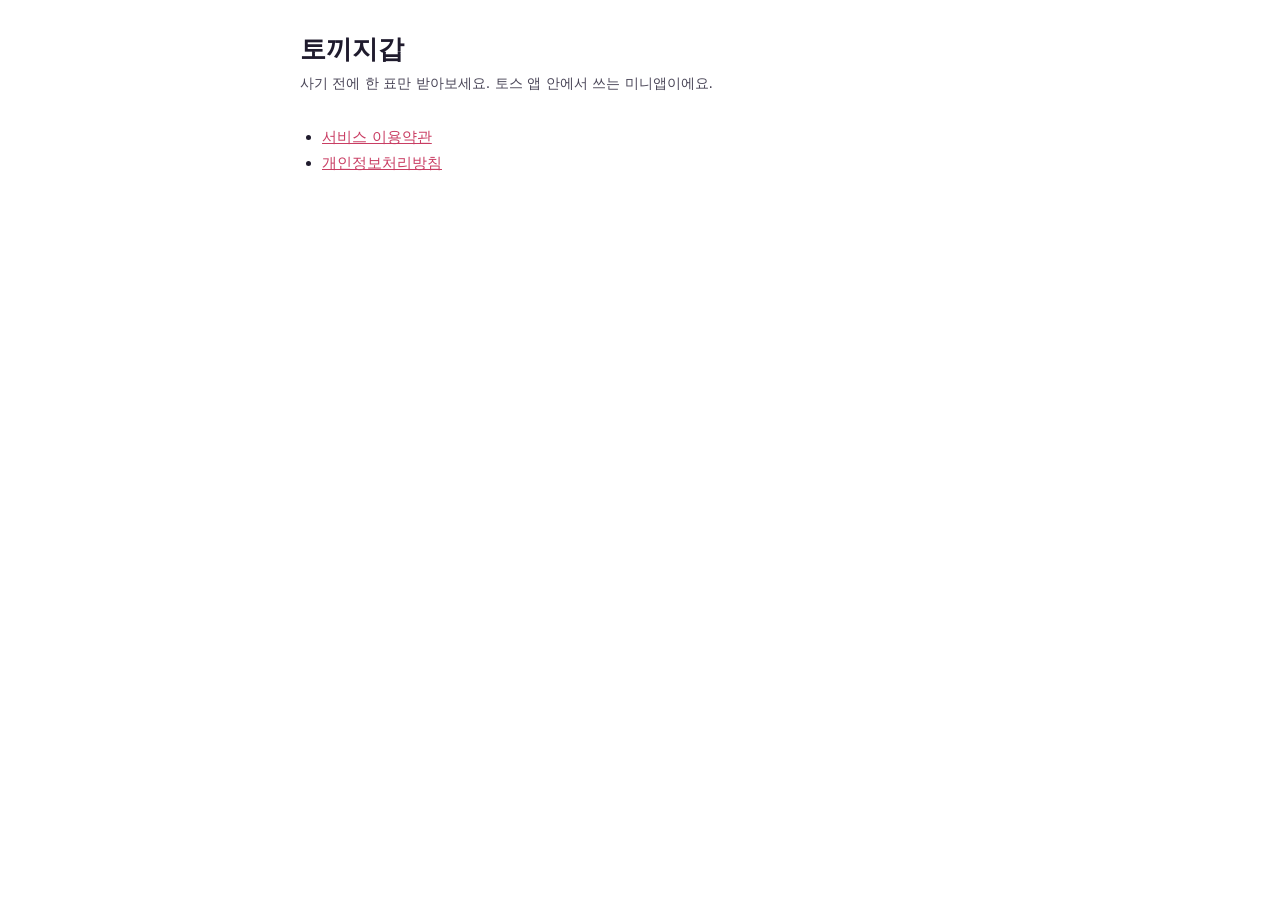
<file: index.html>
<!doctype html>
<html lang="ko">
<head>
<meta charset="utf-8">
<meta name="viewport" content="width=device-width, initial-scale=1">
<title>토끼지갑</title>
<link rel="stylesheet" href="legal.css">
</head>
<body>
<main>
  <h1>토끼지갑</h1>
  <p class="meta">사기 전에 한 표만 받아보세요. 토스 앱 안에서 쓰는 미니앱이에요.</p>
  <ul>
    <li><a href="terms.html">서비스 이용약관</a></li>
    <li><a href="privacy.html">개인정보처리방침</a></li>
  </ul>
</main>
</body>
</html>
</file>
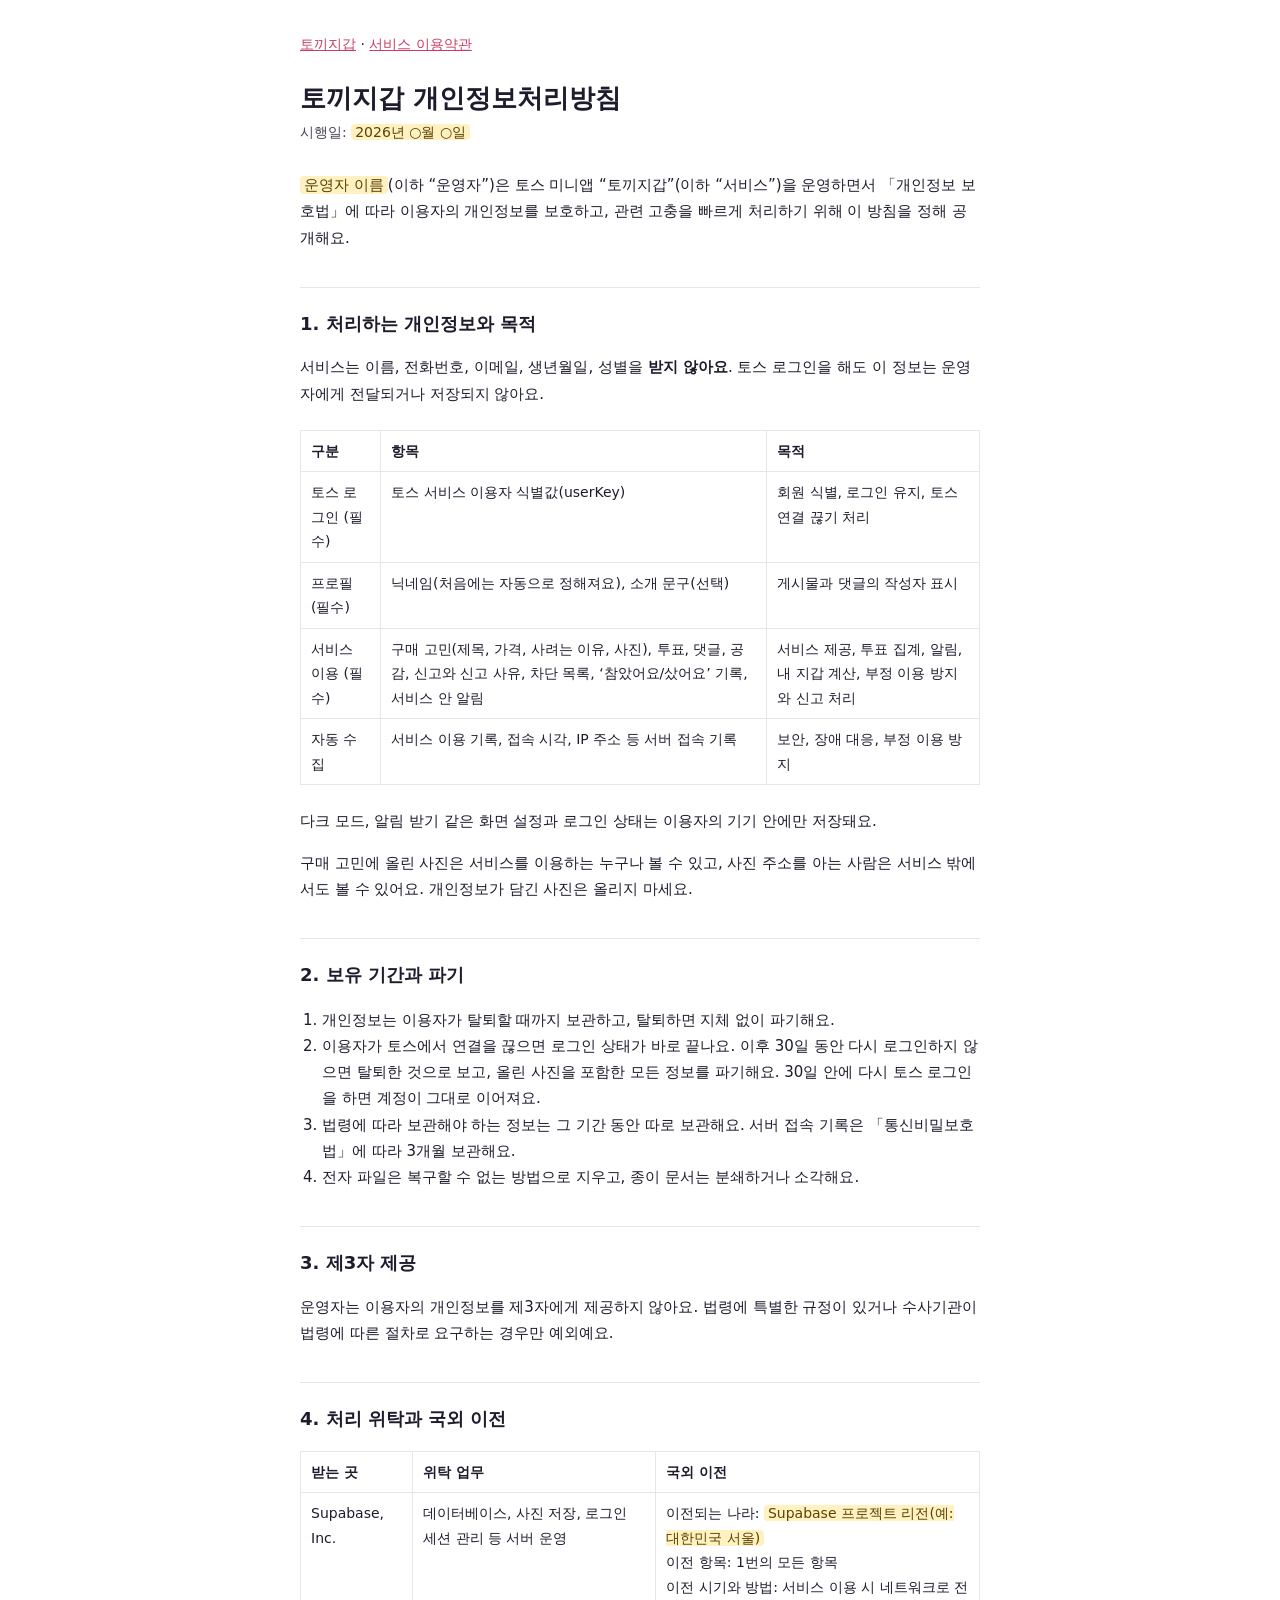
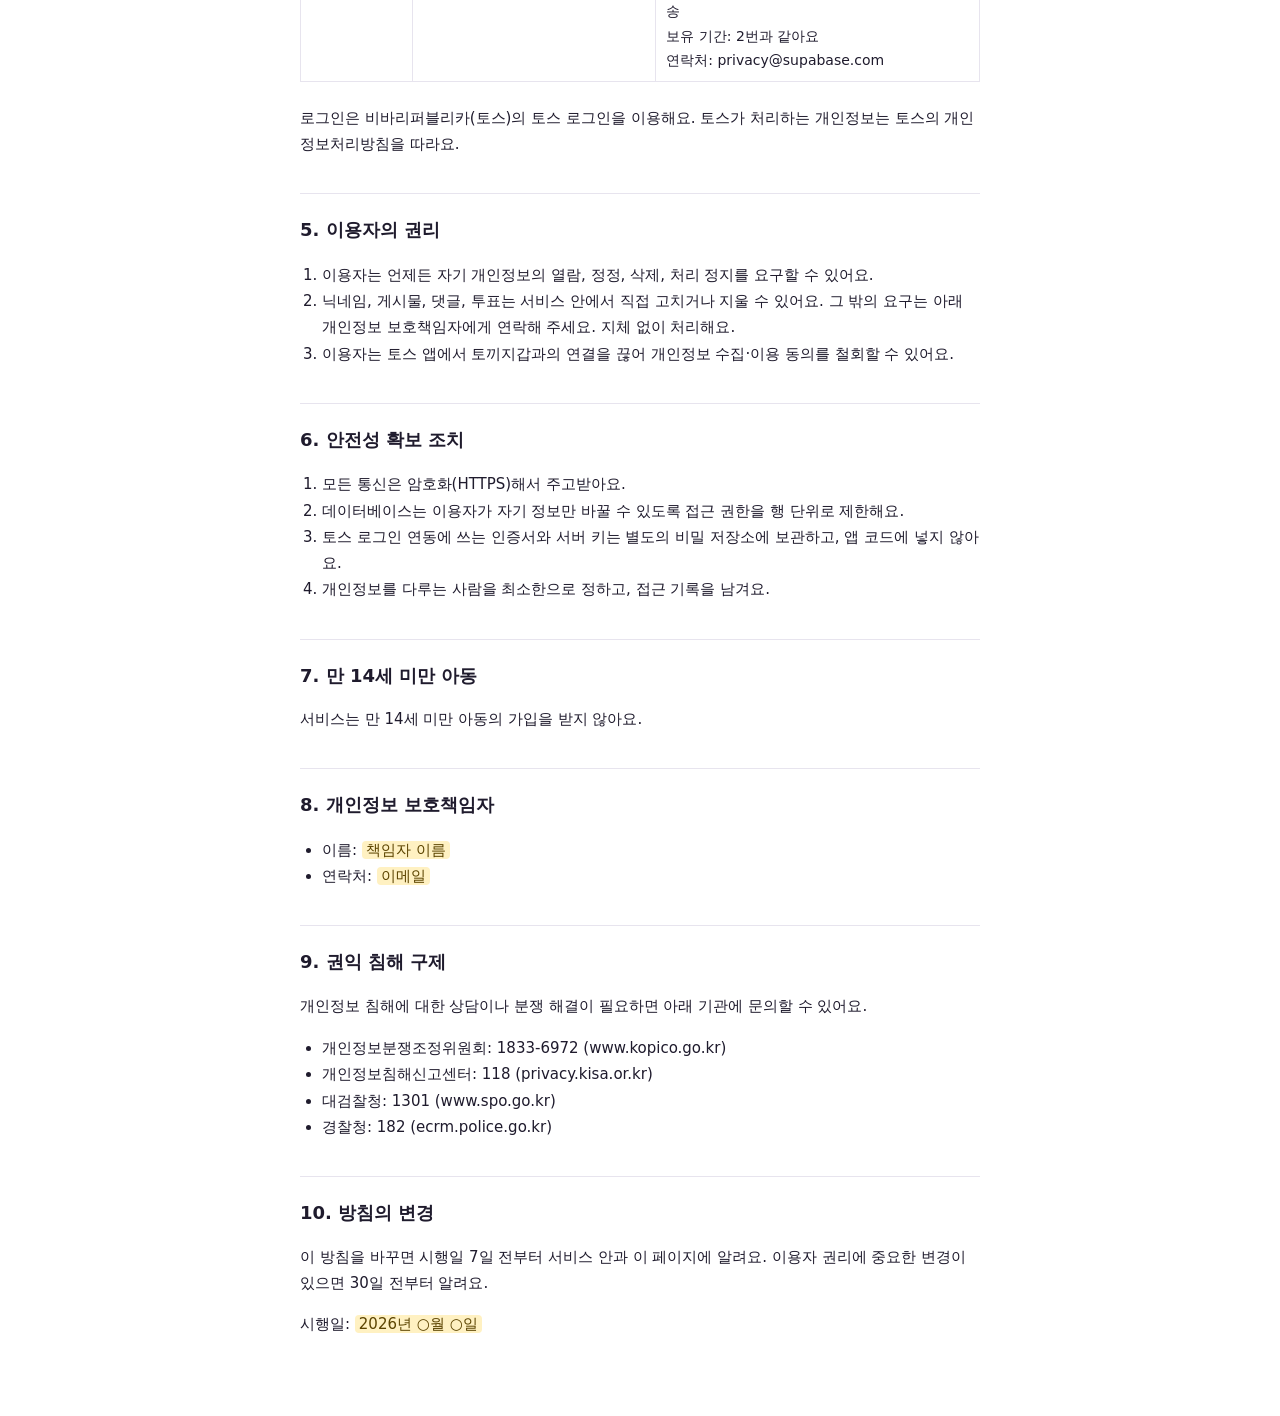
<file: privacy.html>
<!doctype html>
<html lang="ko">
<head>
<meta charset="utf-8">
<meta name="viewport" content="width=device-width, initial-scale=1">
<title>토끼지갑 개인정보처리방침</title>
<link rel="stylesheet" href="legal.css">
</head>
<body>
<!-- 초안이에요. <mark>로 표시한 곳을 채우고, 출시 전에 법률 검토를 받아주세요.
     실제 서버(supabase/migrations, supabase/functions)가 저장하는 항목에 맞춰 썼어요. 저장 항목이 바뀌면 이 문서도 고쳐주세요. -->
<main>
  <nav><a href="./">토끼지갑</a> · <a href="terms.html">서비스 이용약관</a></nav>
  <h1>토끼지갑 개인정보처리방침</h1>
  <p class="meta">시행일: <mark>2026년 ○월 ○일</mark></p>

  <p><mark>운영자 이름</mark>(이하 “운영자”)은 토스 미니앱 “토끼지갑”(이하 “서비스”)을 운영하면서 「개인정보 보호법」에 따라 이용자의 개인정보를 보호하고, 관련 고충을 빠르게 처리하기 위해 이 방침을 정해 공개해요.</p>

  <h2>1. 처리하는 개인정보와 목적</h2>
  <p>서비스는 이름, 전화번호, 이메일, 생년월일, 성별을 <strong>받지 않아요</strong>. 토스 로그인을 해도 이 정보는 운영자에게 전달되거나 저장되지 않아요.</p>
  <div class="table-wrap">
    <table>
      <thead>
        <tr><th>구분</th><th>항목</th><th>목적</th></tr>
      </thead>
      <tbody>
        <tr>
          <td>토스 로그인 (필수)</td>
          <td>토스 서비스 이용자 식별값(userKey)</td>
          <td>회원 식별, 로그인 유지, 토스 연결 끊기 처리</td>
        </tr>
        <tr>
          <td>프로필 (필수)</td>
          <td>닉네임(처음에는 자동으로 정해져요), 소개 문구(선택)</td>
          <td>게시물과 댓글의 작성자 표시</td>
        </tr>
        <tr>
          <td>서비스 이용 (필수)</td>
          <td>구매 고민(제목, 가격, 사려는 이유, 사진), 투표, 댓글, 공감, 신고와 신고 사유, 차단 목록, ‘참았어요/샀어요’ 기록, 서비스 안 알림</td>
          <td>서비스 제공, 투표 집계, 알림, 내 지갑 계산, 부정 이용 방지와 신고 처리</td>
        </tr>
        <tr>
          <td>자동 수집</td>
          <td>서비스 이용 기록, 접속 시각, IP 주소 등 서버 접속 기록</td>
          <td>보안, 장애 대응, 부정 이용 방지</td>
        </tr>
      </tbody>
    </table>
  </div>
  <p>다크 모드, 알림 받기 같은 화면 설정과 로그인 상태는 이용자의 기기 안에만 저장돼요.</p>
  <p>구매 고민에 올린 사진은 서비스를 이용하는 누구나 볼 수 있고, 사진 주소를 아는 사람은 서비스 밖에서도 볼 수 있어요. 개인정보가 담긴 사진은 올리지 마세요.</p>

  <h2>2. 보유 기간과 파기</h2>
  <ol>
    <li>개인정보는 이용자가 탈퇴할 때까지 보관하고, 탈퇴하면 지체 없이 파기해요.</li>
    <li>이용자가 토스에서 연결을 끊으면 로그인 상태가 바로 끝나요. 이후 30일 동안 다시 로그인하지 않으면 탈퇴한 것으로 보고, 올린 사진을 포함한 모든 정보를 파기해요. 30일 안에 다시 토스 로그인을 하면 계정이 그대로 이어져요.</li>
    <li>법령에 따라 보관해야 하는 정보는 그 기간 동안 따로 보관해요. 서버 접속 기록은 「통신비밀보호법」에 따라 3개월 보관해요.</li>
    <li>전자 파일은 복구할 수 없는 방법으로 지우고, 종이 문서는 분쇄하거나 소각해요.</li>
  </ol>

  <h2>3. 제3자 제공</h2>
  <p>운영자는 이용자의 개인정보를 제3자에게 제공하지 않아요. 법령에 특별한 규정이 있거나 수사기관이 법령에 따른 절차로 요구하는 경우만 예외예요.</p>

  <h2>4. 처리 위탁과 국외 이전</h2>
  <div class="table-wrap">
    <table>
      <thead>
        <tr><th>받는 곳</th><th>위탁 업무</th><th>국외 이전</th></tr>
      </thead>
      <tbody>
        <tr>
          <td>Supabase, Inc.</td>
          <td>데이터베이스, 사진 저장, 로그인 세션 관리 등 서버 운영</td>
          <td>
            이전되는 나라: <mark>Supabase 프로젝트 리전(예: 대한민국 서울)</mark><br>
            이전 항목: 1번의 모든 항목<br>
            이전 시기와 방법: 서비스 이용 시 네트워크로 전송<br>
            보유 기간: 2번과 같아요<br>
            연락처: privacy@supabase.com
          </td>
        </tr>
      </tbody>
    </table>
  </div>
  <p>로그인은 비바리퍼블리카(토스)의 토스 로그인을 이용해요. 토스가 처리하는 개인정보는 토스의 개인정보처리방침을 따라요.</p>

  <h2>5. 이용자의 권리</h2>
  <ol>
    <li>이용자는 언제든 자기 개인정보의 열람, 정정, 삭제, 처리 정지를 요구할 수 있어요.</li>
    <li>닉네임, 게시물, 댓글, 투표는 서비스 안에서 직접 고치거나 지울 수 있어요. 그 밖의 요구는 아래 개인정보 보호책임자에게 연락해 주세요. 지체 없이 처리해요.</li>
    <li>이용자는 토스 앱에서 토끼지갑과의 연결을 끊어 개인정보 수집·이용 동의를 철회할 수 있어요.</li>
  </ol>

  <h2>6. 안전성 확보 조치</h2>
  <ol>
    <li>모든 통신은 암호화(HTTPS)해서 주고받아요.</li>
    <li>데이터베이스는 이용자가 자기 정보만 바꿀 수 있도록 접근 권한을 행 단위로 제한해요.</li>
    <li>토스 로그인 연동에 쓰는 인증서와 서버 키는 별도의 비밀 저장소에 보관하고, 앱 코드에 넣지 않아요.</li>
    <li>개인정보를 다루는 사람을 최소한으로 정하고, 접근 기록을 남겨요.</li>
  </ol>

  <h2>7. 만 14세 미만 아동</h2>
  <p>서비스는 만 14세 미만 아동의 가입을 받지 않아요.</p>

  <h2>8. 개인정보 보호책임자</h2>
  <ul>
    <li>이름: <mark>책임자 이름</mark></li>
    <li>연락처: <mark>이메일</mark></li>
  </ul>

  <h2>9. 권익 침해 구제</h2>
  <p>개인정보 침해에 대한 상담이나 분쟁 해결이 필요하면 아래 기관에 문의할 수 있어요.</p>
  <ul>
    <li>개인정보분쟁조정위원회: 1833-6972 (www.kopico.go.kr)</li>
    <li>개인정보침해신고센터: 118 (privacy.kisa.or.kr)</li>
    <li>대검찰청: 1301 (www.spo.go.kr)</li>
    <li>경찰청: 182 (ecrm.police.go.kr)</li>
  </ul>

  <h2>10. 방침의 변경</h2>
  <p>이 방침을 바꾸면 시행일 7일 전부터 서비스 안과 이 페이지에 알려요. 이용자 권리에 중요한 변경이 있으면 30일 전부터 알려요.</p>
  <p>시행일: <mark>2026년 ○월 ○일</mark></p>
</main>
</body>
</html>
</file>
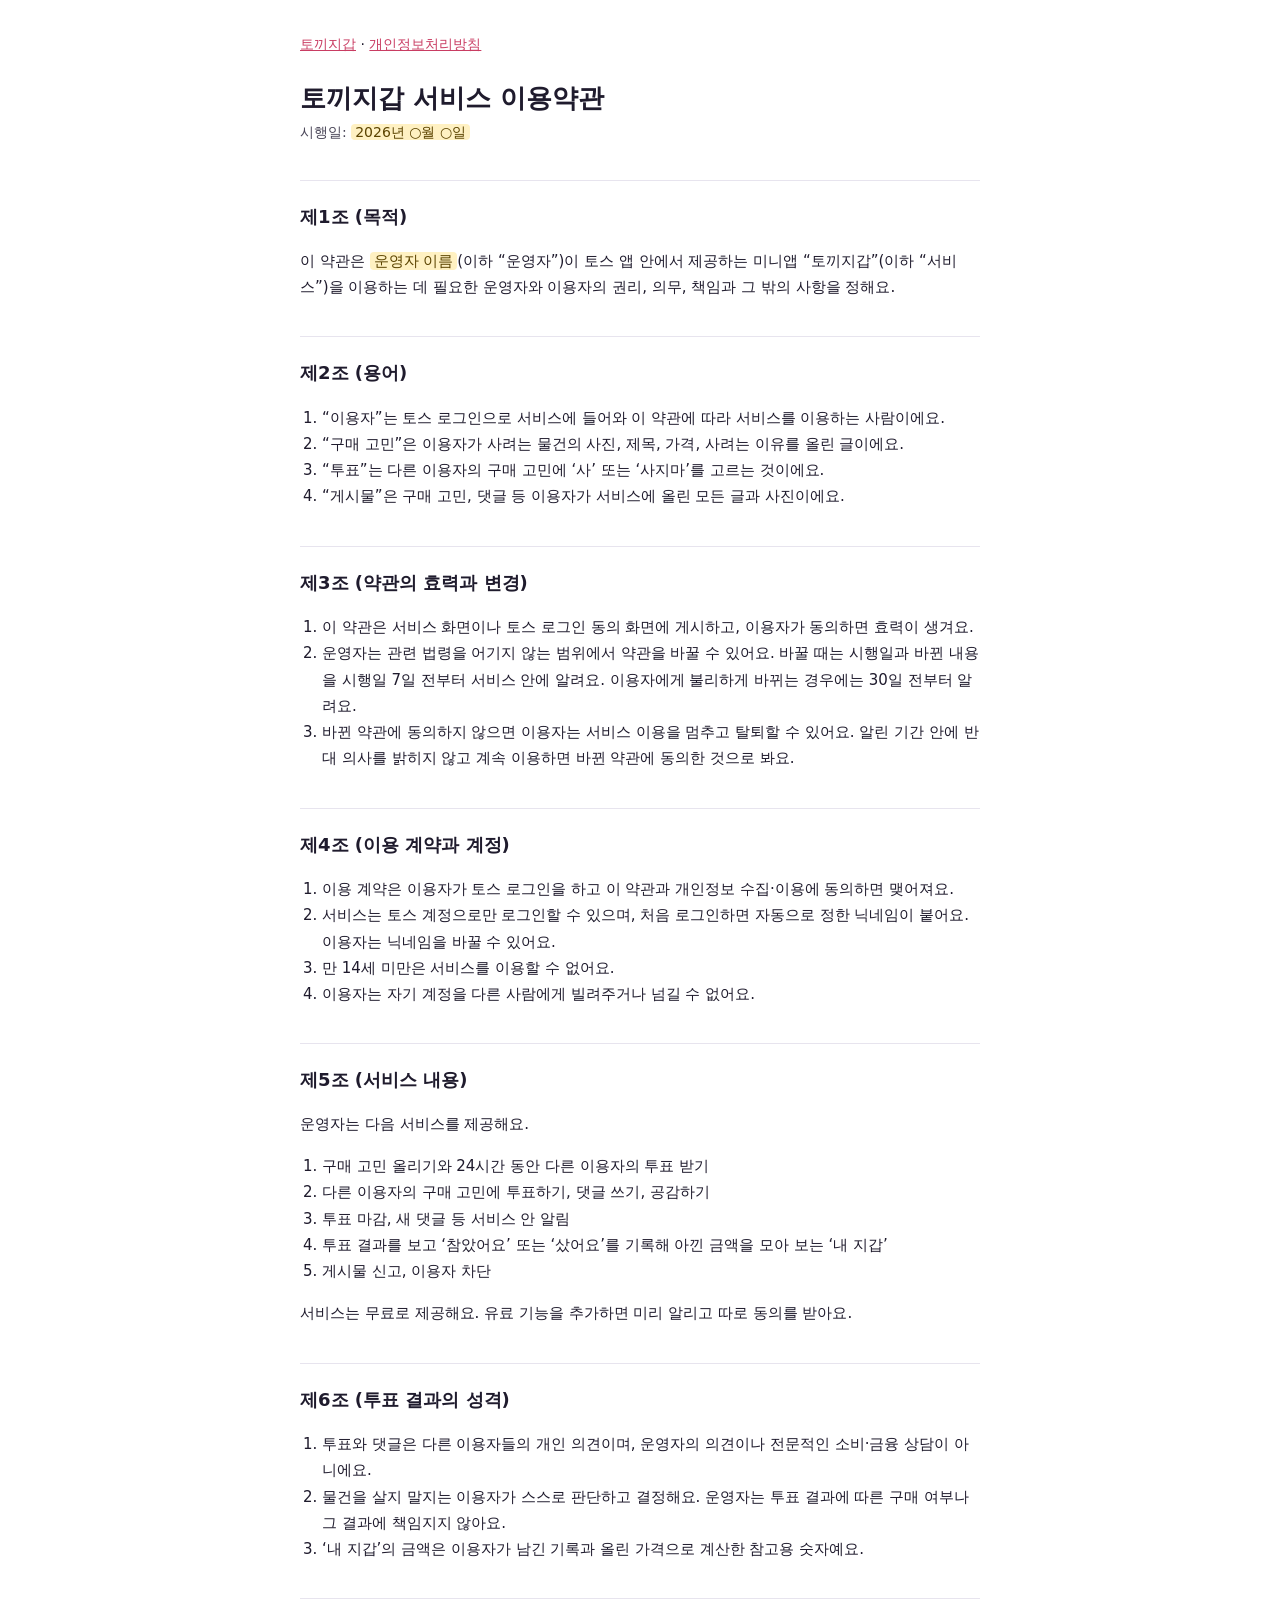
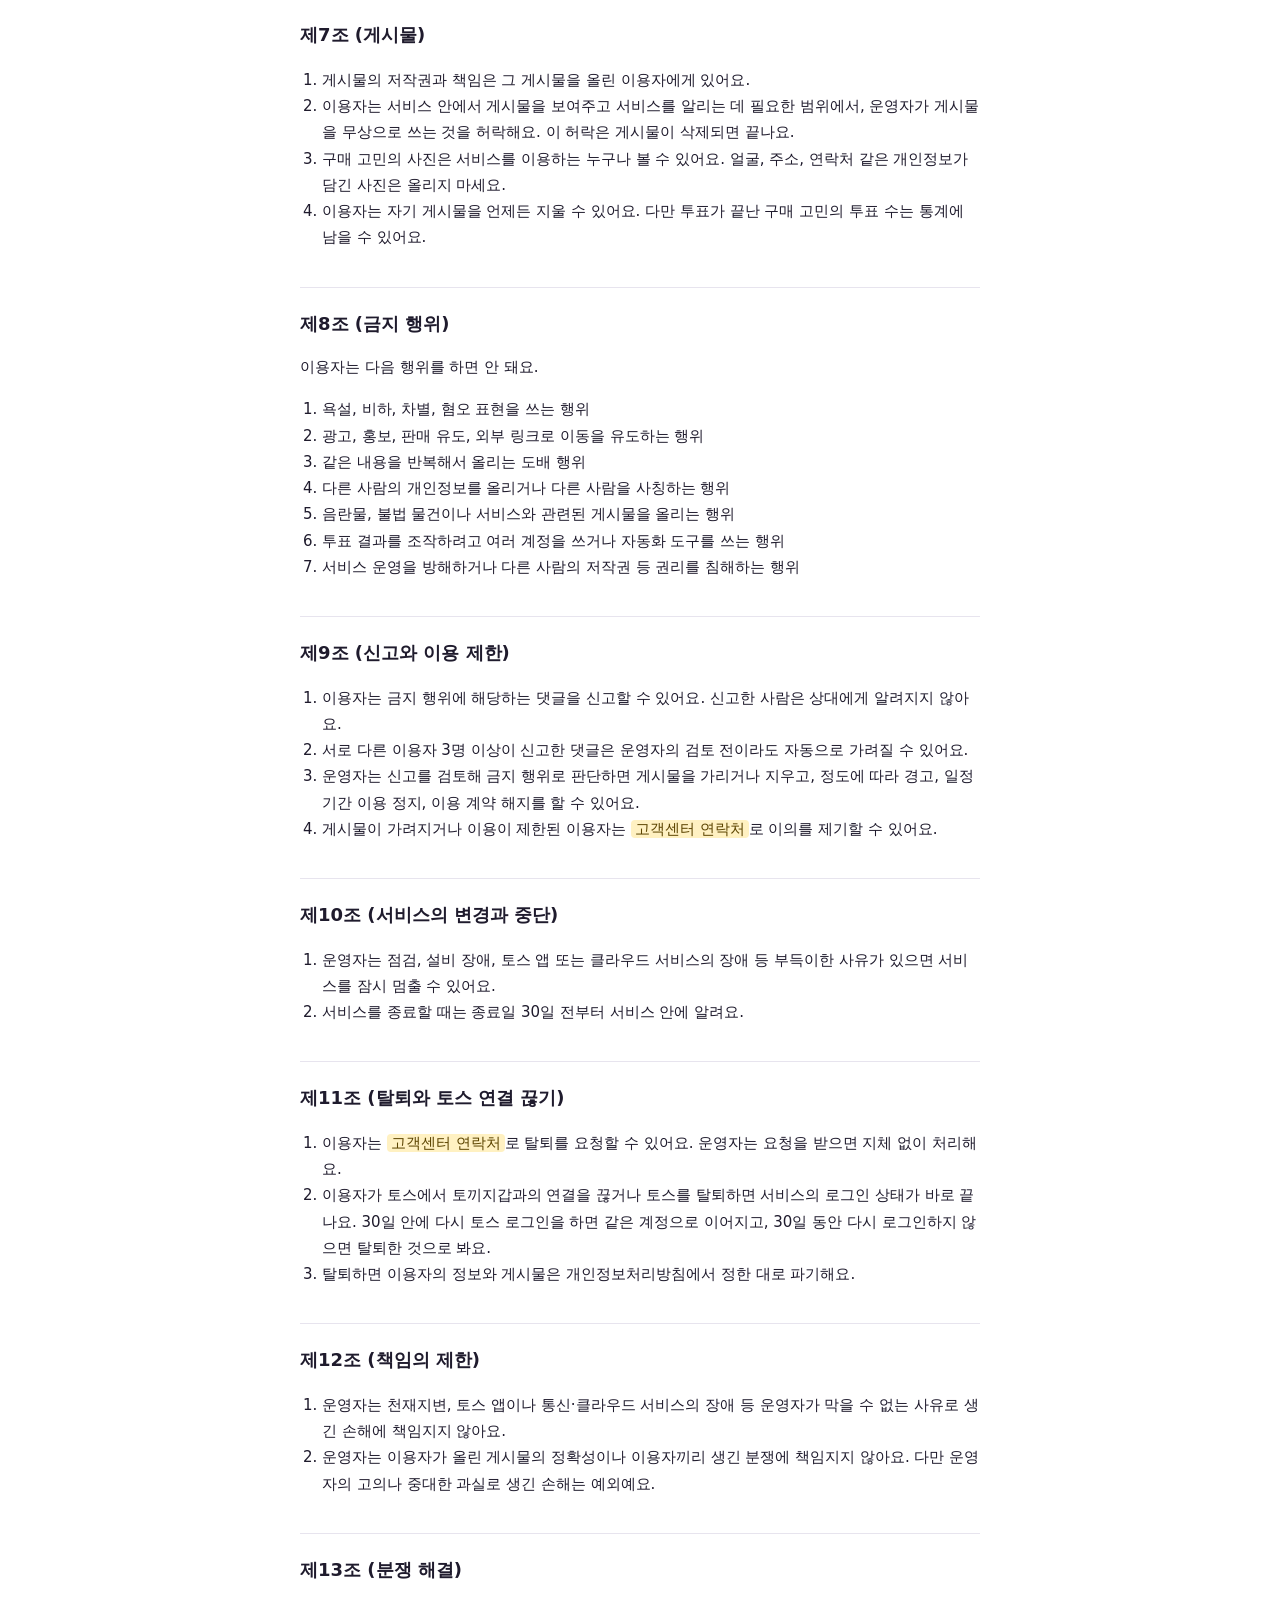
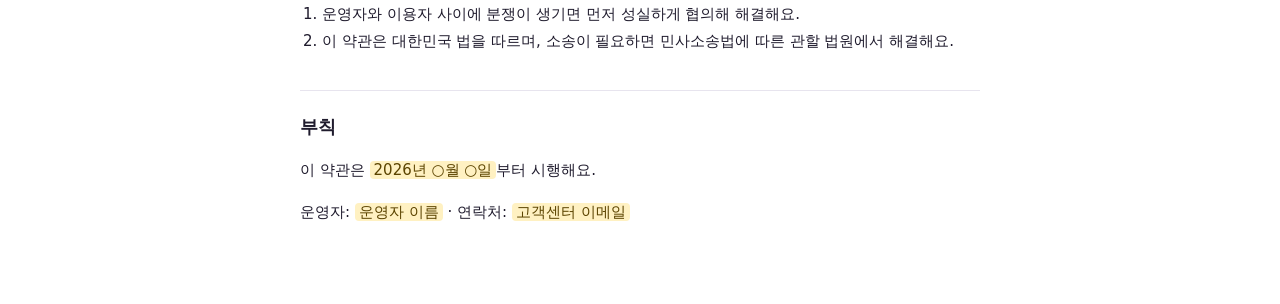
<file: terms.html>
<!doctype html>
<html lang="ko">
<head>
<meta charset="utf-8">
<meta name="viewport" content="width=device-width, initial-scale=1">
<title>토끼지갑 서비스 이용약관</title>
<link rel="stylesheet" href="legal.css">
</head>
<body>
<!-- 초안이에요. <mark>로 표시한 곳을 채우고, 출시 전에 법률 검토를 받아주세요. -->
<main>
  <nav><a href="./">토끼지갑</a> · <a href="privacy.html">개인정보처리방침</a></nav>
  <h1>토끼지갑 서비스 이용약관</h1>
  <p class="meta">시행일: <mark>2026년 ○월 ○일</mark></p>

  <h2>제1조 (목적)</h2>
  <p>이 약관은 <mark>운영자 이름</mark>(이하 “운영자”)이 토스 앱 안에서 제공하는 미니앱 “토끼지갑”(이하 “서비스”)을 이용하는 데 필요한 운영자와 이용자의 권리, 의무, 책임과 그 밖의 사항을 정해요.</p>

  <h2>제2조 (용어)</h2>
  <ol>
    <li>“이용자”는 토스 로그인으로 서비스에 들어와 이 약관에 따라 서비스를 이용하는 사람이에요.</li>
    <li>“구매 고민”은 이용자가 사려는 물건의 사진, 제목, 가격, 사려는 이유를 올린 글이에요.</li>
    <li>“투표”는 다른 이용자의 구매 고민에 ‘사’ 또는 ‘사지마’를 고르는 것이에요.</li>
    <li>“게시물”은 구매 고민, 댓글 등 이용자가 서비스에 올린 모든 글과 사진이에요.</li>
  </ol>

  <h2>제3조 (약관의 효력과 변경)</h2>
  <ol>
    <li>이 약관은 서비스 화면이나 토스 로그인 동의 화면에 게시하고, 이용자가 동의하면 효력이 생겨요.</li>
    <li>운영자는 관련 법령을 어기지 않는 범위에서 약관을 바꿀 수 있어요. 바꿀 때는 시행일과 바뀐 내용을 시행일 7일 전부터 서비스 안에 알려요. 이용자에게 불리하게 바뀌는 경우에는 30일 전부터 알려요.</li>
    <li>바뀐 약관에 동의하지 않으면 이용자는 서비스 이용을 멈추고 탈퇴할 수 있어요. 알린 기간 안에 반대 의사를 밝히지 않고 계속 이용하면 바뀐 약관에 동의한 것으로 봐요.</li>
  </ol>

  <h2>제4조 (이용 계약과 계정)</h2>
  <ol>
    <li>이용 계약은 이용자가 토스 로그인을 하고 이 약관과 개인정보 수집·이용에 동의하면 맺어져요.</li>
    <li>서비스는 토스 계정으로만 로그인할 수 있으며, 처음 로그인하면 자동으로 정한 닉네임이 붙어요. 이용자는 닉네임을 바꿀 수 있어요.</li>
    <li>만 14세 미만은 서비스를 이용할 수 없어요.</li>
    <li>이용자는 자기 계정을 다른 사람에게 빌려주거나 넘길 수 없어요.</li>
  </ol>

  <h2>제5조 (서비스 내용)</h2>
  <p>운영자는 다음 서비스를 제공해요.</p>
  <ol>
    <li>구매 고민 올리기와 24시간 동안 다른 이용자의 투표 받기</li>
    <li>다른 이용자의 구매 고민에 투표하기, 댓글 쓰기, 공감하기</li>
    <li>투표 마감, 새 댓글 등 서비스 안 알림</li>
    <li>투표 결과를 보고 ‘참았어요’ 또는 ‘샀어요’를 기록해 아낀 금액을 모아 보는 ‘내 지갑’</li>
    <li>게시물 신고, 이용자 차단</li>
  </ol>
  <p>서비스는 무료로 제공해요. 유료 기능을 추가하면 미리 알리고 따로 동의를 받아요.</p>

  <h2>제6조 (투표 결과의 성격)</h2>
  <ol>
    <li>투표와 댓글은 다른 이용자들의 개인 의견이며, 운영자의 의견이나 전문적인 소비·금융 상담이 아니에요.</li>
    <li>물건을 살지 말지는 이용자가 스스로 판단하고 결정해요. 운영자는 투표 결과에 따른 구매 여부나 그 결과에 책임지지 않아요.</li>
    <li>‘내 지갑’의 금액은 이용자가 남긴 기록과 올린 가격으로 계산한 참고용 숫자예요.</li>
  </ol>

  <h2>제7조 (게시물)</h2>
  <ol>
    <li>게시물의 저작권과 책임은 그 게시물을 올린 이용자에게 있어요.</li>
    <li>이용자는 서비스 안에서 게시물을 보여주고 서비스를 알리는 데 필요한 범위에서, 운영자가 게시물을 무상으로 쓰는 것을 허락해요. 이 허락은 게시물이 삭제되면 끝나요.</li>
    <li>구매 고민의 사진은 서비스를 이용하는 누구나 볼 수 있어요. 얼굴, 주소, 연락처 같은 개인정보가 담긴 사진은 올리지 마세요.</li>
    <li>이용자는 자기 게시물을 언제든 지울 수 있어요. 다만 투표가 끝난 구매 고민의 투표 수는 통계에 남을 수 있어요.</li>
  </ol>

  <h2>제8조 (금지 행위)</h2>
  <p>이용자는 다음 행위를 하면 안 돼요.</p>
  <ol>
    <li>욕설, 비하, 차별, 혐오 표현을 쓰는 행위</li>
    <li>광고, 홍보, 판매 유도, 외부 링크로 이동을 유도하는 행위</li>
    <li>같은 내용을 반복해서 올리는 도배 행위</li>
    <li>다른 사람의 개인정보를 올리거나 다른 사람을 사칭하는 행위</li>
    <li>음란물, 불법 물건이나 서비스와 관련된 게시물을 올리는 행위</li>
    <li>투표 결과를 조작하려고 여러 계정을 쓰거나 자동화 도구를 쓰는 행위</li>
    <li>서비스 운영을 방해하거나 다른 사람의 저작권 등 권리를 침해하는 행위</li>
  </ol>

  <h2>제9조 (신고와 이용 제한)</h2>
  <ol>
    <li>이용자는 금지 행위에 해당하는 댓글을 신고할 수 있어요. 신고한 사람은 상대에게 알려지지 않아요.</li>
    <li>서로 다른 이용자 3명 이상이 신고한 댓글은 운영자의 검토 전이라도 자동으로 가려질 수 있어요.</li>
    <li>운영자는 신고를 검토해 금지 행위로 판단하면 게시물을 가리거나 지우고, 정도에 따라 경고, 일정 기간 이용 정지, 이용 계약 해지를 할 수 있어요.</li>
    <li>게시물이 가려지거나 이용이 제한된 이용자는 <mark>고객센터 연락처</mark>로 이의를 제기할 수 있어요.</li>
  </ol>

  <h2>제10조 (서비스의 변경과 중단)</h2>
  <ol>
    <li>운영자는 점검, 설비 장애, 토스 앱 또는 클라우드 서비스의 장애 등 부득이한 사유가 있으면 서비스를 잠시 멈출 수 있어요.</li>
    <li>서비스를 종료할 때는 종료일 30일 전부터 서비스 안에 알려요.</li>
  </ol>

  <h2>제11조 (탈퇴와 토스 연결 끊기)</h2>
  <ol>
    <li>이용자는 <mark>고객센터 연락처</mark>로 탈퇴를 요청할 수 있어요. 운영자는 요청을 받으면 지체 없이 처리해요.</li>
    <li>이용자가 토스에서 토끼지갑과의 연결을 끊거나 토스를 탈퇴하면 서비스의 로그인 상태가 바로 끝나요. 30일 안에 다시 토스 로그인을 하면 같은 계정으로 이어지고, 30일 동안 다시 로그인하지 않으면 탈퇴한 것으로 봐요.</li>
    <li>탈퇴하면 이용자의 정보와 게시물은 개인정보처리방침에서 정한 대로 파기해요.</li>
  </ol>

  <h2>제12조 (책임의 제한)</h2>
  <ol>
    <li>운영자는 천재지변, 토스 앱이나 통신·클라우드 서비스의 장애 등 운영자가 막을 수 없는 사유로 생긴 손해에 책임지지 않아요.</li>
    <li>운영자는 이용자가 올린 게시물의 정확성이나 이용자끼리 생긴 분쟁에 책임지지 않아요. 다만 운영자의 고의나 중대한 과실로 생긴 손해는 예외예요.</li>
  </ol>

  <h2>제13조 (분쟁 해결)</h2>
  <ol>
    <li>운영자와 이용자 사이에 분쟁이 생기면 먼저 성실하게 협의해 해결해요.</li>
    <li>이 약관은 대한민국 법을 따르며, 소송이 필요하면 민사소송법에 따른 관할 법원에서 해결해요.</li>
  </ol>

  <h2>부칙</h2>
  <p>이 약관은 <mark>2026년 ○월 ○일</mark>부터 시행해요.</p>
  <p>운영자: <mark>운영자 이름</mark> · 연락처: <mark>고객센터 이메일</mark></p>
</main>
</body>
</html>
</file>
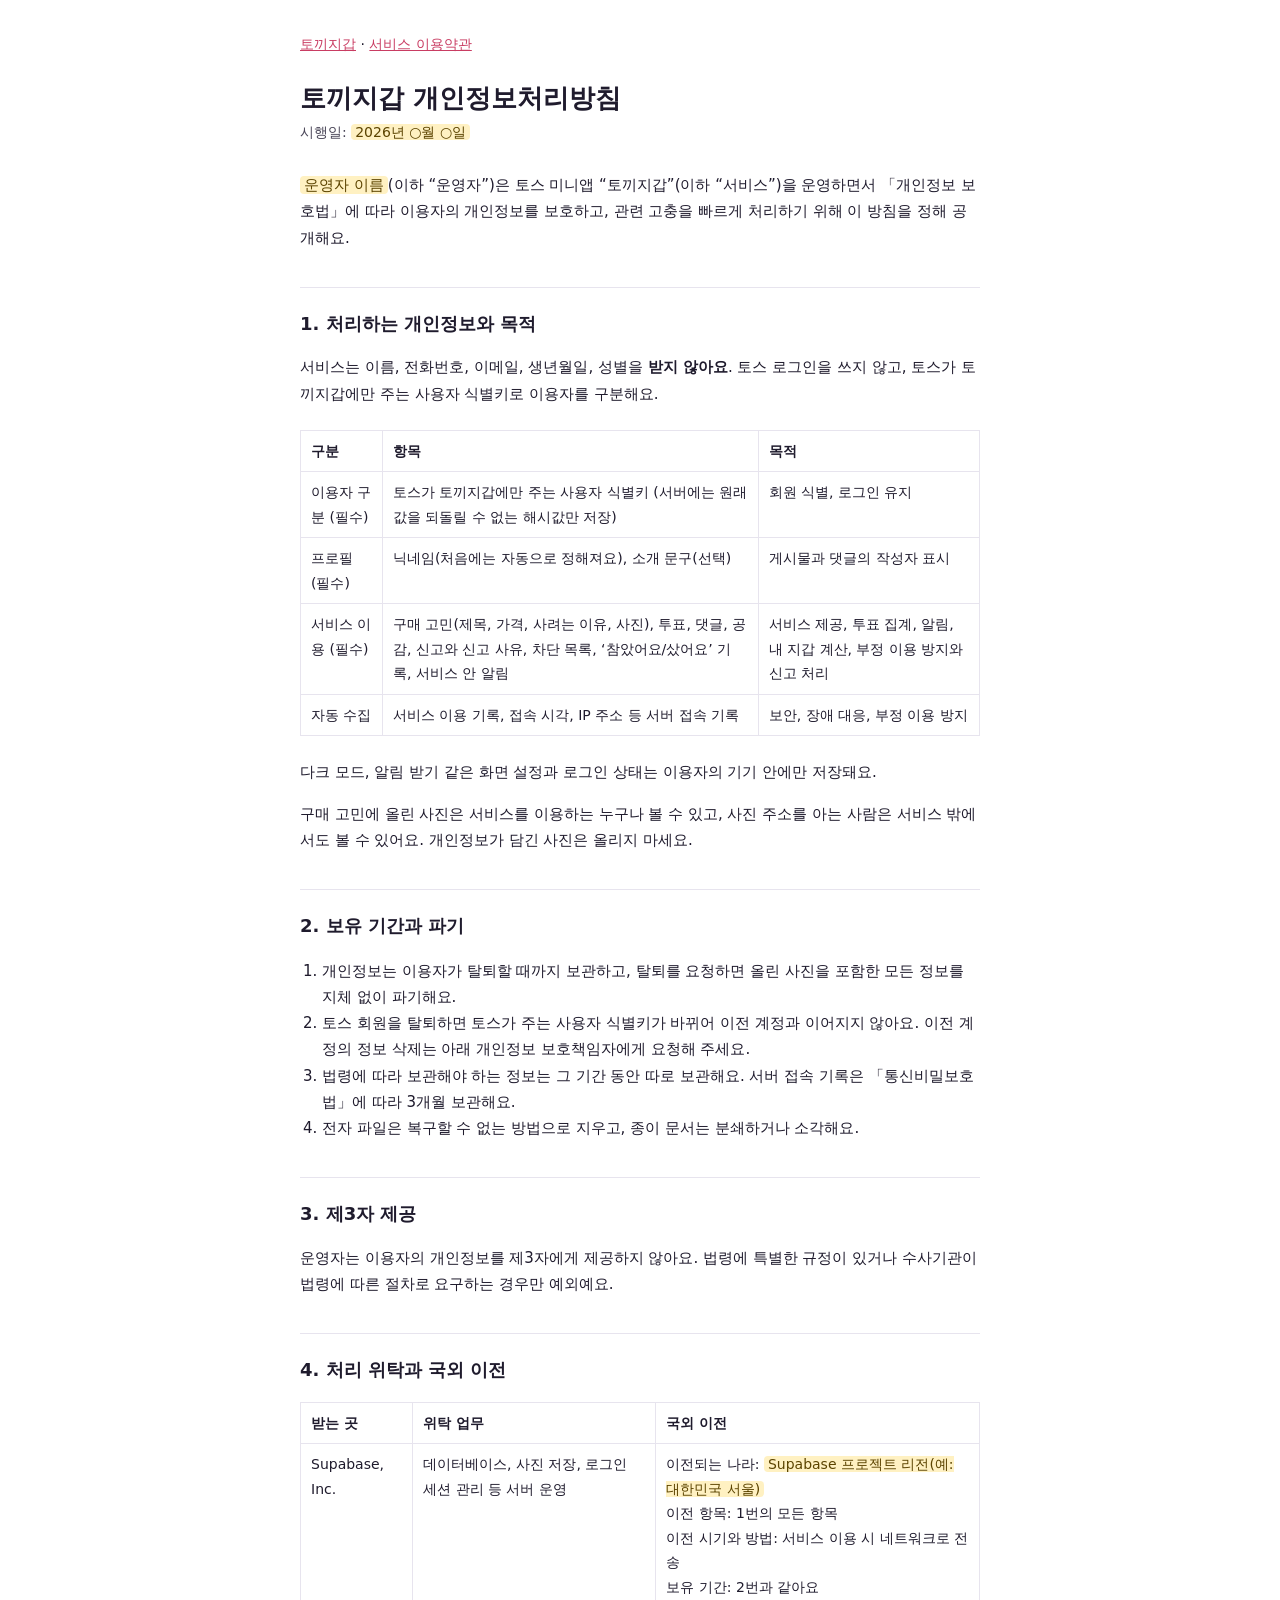
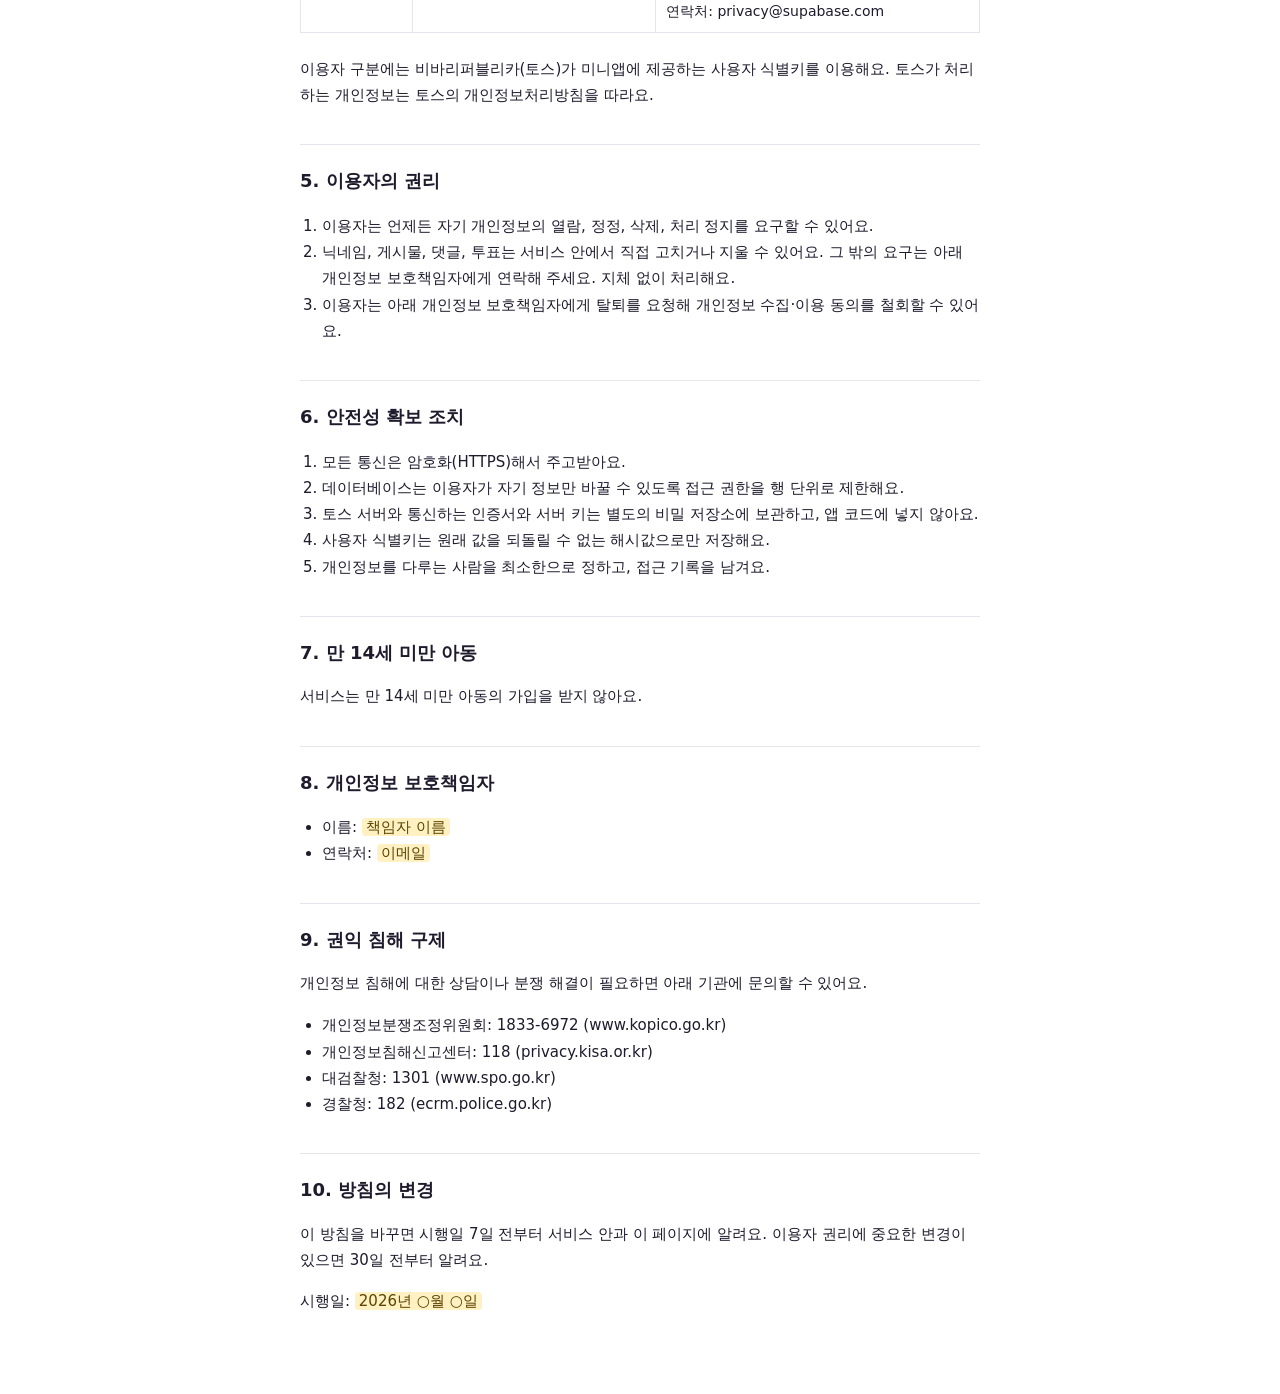
<file: docs/privacy.html>
<!doctype html>
<html lang="ko">
<head>
<meta charset="utf-8">
<meta name="viewport" content="width=device-width, initial-scale=1">
<title>토끼지갑 개인정보처리방침</title>
<link rel="stylesheet" href="legal.css">
</head>
<body>
<!-- 초안이에요. <mark>로 표시한 곳을 채우고, 출시 전에 법률 검토를 받아주세요.
     실제 서버(supabase/migrations, supabase/functions)가 저장하는 항목에 맞춰 썼어요. 저장 항목이 바뀌면 이 문서도 고쳐주세요. -->
<main>
  <nav><a href="./">토끼지갑</a> · <a href="terms.html">서비스 이용약관</a></nav>
  <h1>토끼지갑 개인정보처리방침</h1>
  <p class="meta">시행일: <mark>2026년 ○월 ○일</mark></p>

  <p><mark>운영자 이름</mark>(이하 “운영자”)은 토스 미니앱 “토끼지갑”(이하 “서비스”)을 운영하면서 「개인정보 보호법」에 따라 이용자의 개인정보를 보호하고, 관련 고충을 빠르게 처리하기 위해 이 방침을 정해 공개해요.</p>

  <h2>1. 처리하는 개인정보와 목적</h2>
  <p>서비스는 이름, 전화번호, 이메일, 생년월일, 성별을 <strong>받지 않아요</strong>. 토스 로그인을 쓰지 않고, 토스가 토끼지갑에만 주는 사용자 식별키로 이용자를 구분해요.</p>
  <div class="table-wrap">
    <table>
      <thead>
        <tr><th>구분</th><th>항목</th><th>목적</th></tr>
      </thead>
      <tbody>
        <tr>
          <td>이용자 구분 (필수)</td>
          <td>토스가 토끼지갑에만 주는 사용자 식별키 (서버에는 원래 값을 되돌릴 수 없는 해시값만 저장)</td>
          <td>회원 식별, 로그인 유지</td>
        </tr>
        <tr>
          <td>프로필 (필수)</td>
          <td>닉네임(처음에는 자동으로 정해져요), 소개 문구(선택)</td>
          <td>게시물과 댓글의 작성자 표시</td>
        </tr>
        <tr>
          <td>서비스 이용 (필수)</td>
          <td>구매 고민(제목, 가격, 사려는 이유, 사진), 투표, 댓글, 공감, 신고와 신고 사유, 차단 목록, ‘참았어요/샀어요’ 기록, 서비스 안 알림</td>
          <td>서비스 제공, 투표 집계, 알림, 내 지갑 계산, 부정 이용 방지와 신고 처리</td>
        </tr>
        <tr>
          <td>자동 수집</td>
          <td>서비스 이용 기록, 접속 시각, IP 주소 등 서버 접속 기록</td>
          <td>보안, 장애 대응, 부정 이용 방지</td>
        </tr>
      </tbody>
    </table>
  </div>
  <p>다크 모드, 알림 받기 같은 화면 설정과 로그인 상태는 이용자의 기기 안에만 저장돼요.</p>
  <p>구매 고민에 올린 사진은 서비스를 이용하는 누구나 볼 수 있고, 사진 주소를 아는 사람은 서비스 밖에서도 볼 수 있어요. 개인정보가 담긴 사진은 올리지 마세요.</p>

  <h2>2. 보유 기간과 파기</h2>
  <ol>
    <li>개인정보는 이용자가 탈퇴할 때까지 보관하고, 탈퇴를 요청하면 올린 사진을 포함한 모든 정보를 지체 없이 파기해요.</li>
    <li>토스 회원을 탈퇴하면 토스가 주는 사용자 식별키가 바뀌어 이전 계정과 이어지지 않아요. 이전 계정의 정보 삭제는 아래 개인정보 보호책임자에게 요청해 주세요.</li>
    <li>법령에 따라 보관해야 하는 정보는 그 기간 동안 따로 보관해요. 서버 접속 기록은 「통신비밀보호법」에 따라 3개월 보관해요.</li>
    <li>전자 파일은 복구할 수 없는 방법으로 지우고, 종이 문서는 분쇄하거나 소각해요.</li>
  </ol>

  <h2>3. 제3자 제공</h2>
  <p>운영자는 이용자의 개인정보를 제3자에게 제공하지 않아요. 법령에 특별한 규정이 있거나 수사기관이 법령에 따른 절차로 요구하는 경우만 예외예요.</p>

  <h2>4. 처리 위탁과 국외 이전</h2>
  <div class="table-wrap">
    <table>
      <thead>
        <tr><th>받는 곳</th><th>위탁 업무</th><th>국외 이전</th></tr>
      </thead>
      <tbody>
        <tr>
          <td>Supabase, Inc.</td>
          <td>데이터베이스, 사진 저장, 로그인 세션 관리 등 서버 운영</td>
          <td>
            이전되는 나라: <mark>Supabase 프로젝트 리전(예: 대한민국 서울)</mark><br>
            이전 항목: 1번의 모든 항목<br>
            이전 시기와 방법: 서비스 이용 시 네트워크로 전송<br>
            보유 기간: 2번과 같아요<br>
            연락처: privacy@supabase.com
          </td>
        </tr>
      </tbody>
    </table>
  </div>
  <p>이용자 구분에는 비바리퍼블리카(토스)가 미니앱에 제공하는 사용자 식별키를 이용해요. 토스가 처리하는 개인정보는 토스의 개인정보처리방침을 따라요.</p>

  <h2>5. 이용자의 권리</h2>
  <ol>
    <li>이용자는 언제든 자기 개인정보의 열람, 정정, 삭제, 처리 정지를 요구할 수 있어요.</li>
    <li>닉네임, 게시물, 댓글, 투표는 서비스 안에서 직접 고치거나 지울 수 있어요. 그 밖의 요구는 아래 개인정보 보호책임자에게 연락해 주세요. 지체 없이 처리해요.</li>
    <li>이용자는 아래 개인정보 보호책임자에게 탈퇴를 요청해 개인정보 수집·이용 동의를 철회할 수 있어요.</li>
  </ol>

  <h2>6. 안전성 확보 조치</h2>
  <ol>
    <li>모든 통신은 암호화(HTTPS)해서 주고받아요.</li>
    <li>데이터베이스는 이용자가 자기 정보만 바꿀 수 있도록 접근 권한을 행 단위로 제한해요.</li>
    <li>토스 서버와 통신하는 인증서와 서버 키는 별도의 비밀 저장소에 보관하고, 앱 코드에 넣지 않아요.</li>
    <li>사용자 식별키는 원래 값을 되돌릴 수 없는 해시값으로만 저장해요.</li>
    <li>개인정보를 다루는 사람을 최소한으로 정하고, 접근 기록을 남겨요.</li>
  </ol>

  <h2>7. 만 14세 미만 아동</h2>
  <p>서비스는 만 14세 미만 아동의 가입을 받지 않아요.</p>

  <h2>8. 개인정보 보호책임자</h2>
  <ul>
    <li>이름: <mark>책임자 이름</mark></li>
    <li>연락처: <mark>이메일</mark></li>
  </ul>

  <h2>9. 권익 침해 구제</h2>
  <p>개인정보 침해에 대한 상담이나 분쟁 해결이 필요하면 아래 기관에 문의할 수 있어요.</p>
  <ul>
    <li>개인정보분쟁조정위원회: 1833-6972 (www.kopico.go.kr)</li>
    <li>개인정보침해신고센터: 118 (privacy.kisa.or.kr)</li>
    <li>대검찰청: 1301 (www.spo.go.kr)</li>
    <li>경찰청: 182 (ecrm.police.go.kr)</li>
  </ul>

  <h2>10. 방침의 변경</h2>
  <p>이 방침을 바꾸면 시행일 7일 전부터 서비스 안과 이 페이지에 알려요. 이용자 권리에 중요한 변경이 있으면 30일 전부터 알려요.</p>
  <p>시행일: <mark>2026년 ○월 ○일</mark></p>
</main>
</body>
</html>
</file>
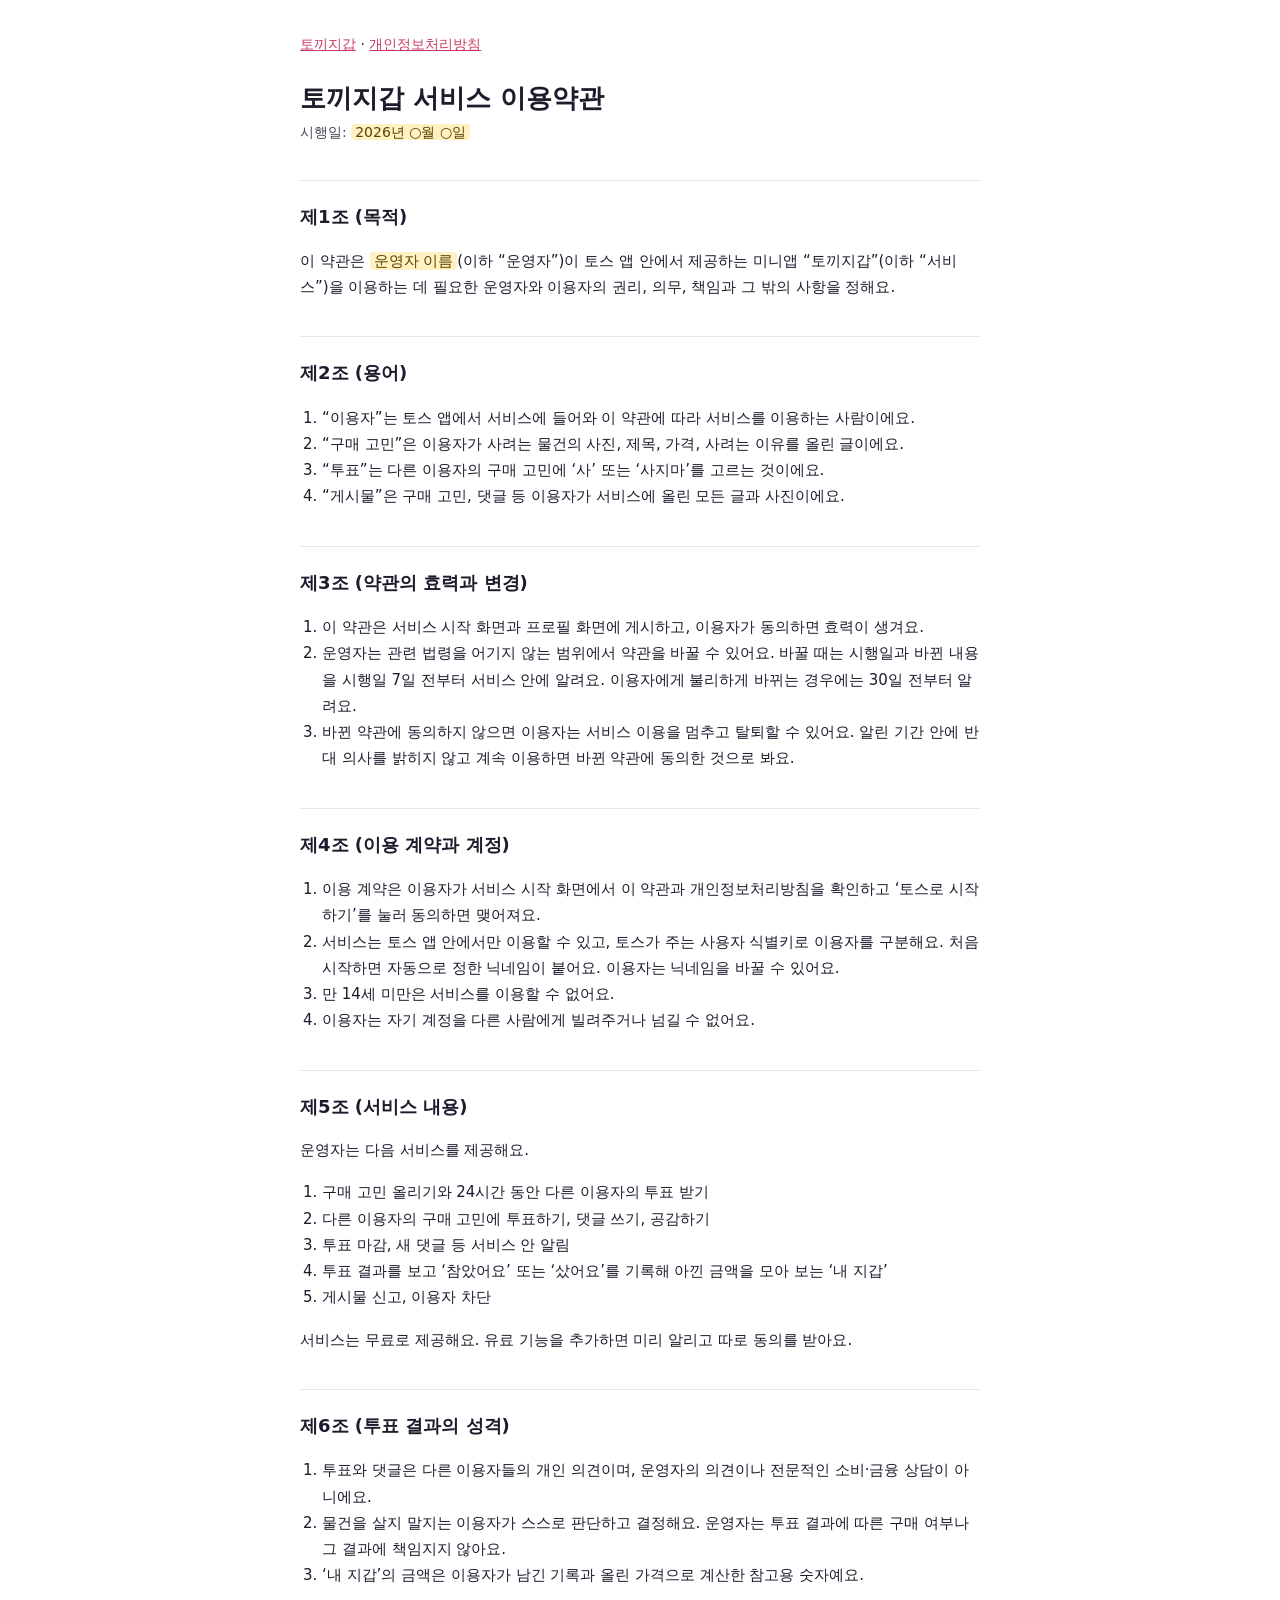
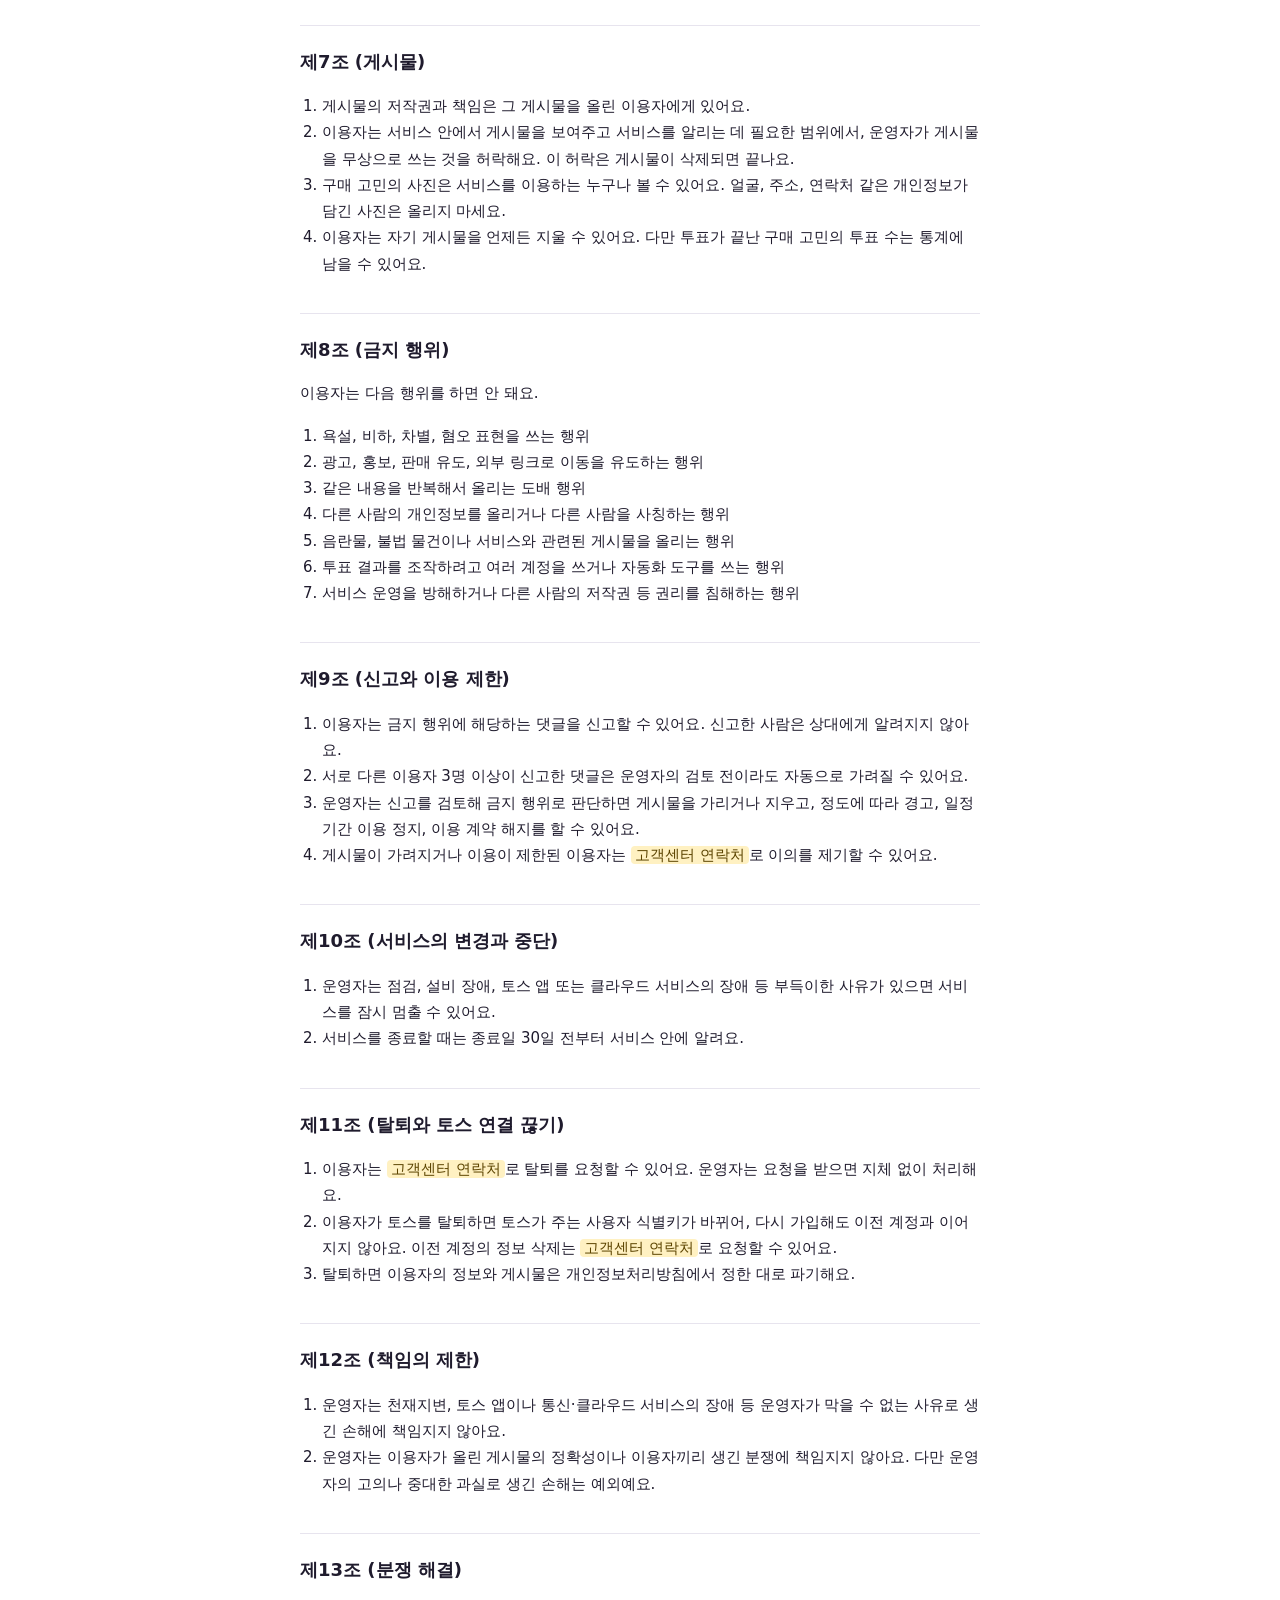
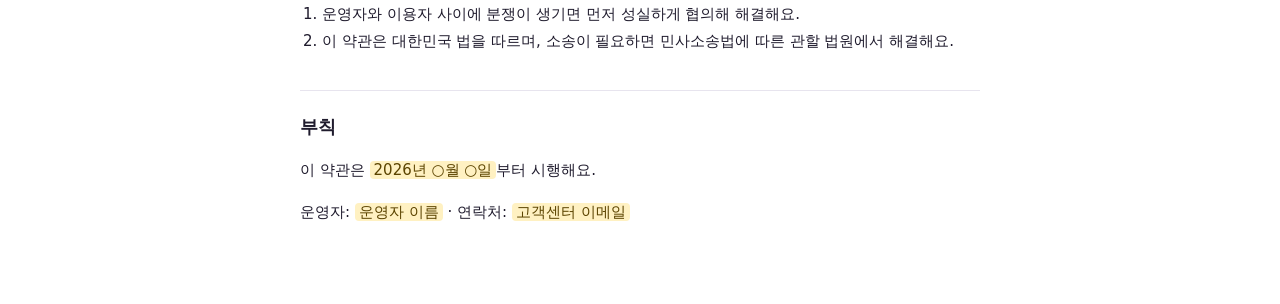
<file: docs/terms.html>
<!doctype html>
<html lang="ko">
<head>
<meta charset="utf-8">
<meta name="viewport" content="width=device-width, initial-scale=1">
<title>토끼지갑 서비스 이용약관</title>
<link rel="stylesheet" href="legal.css">
</head>
<body>
<!-- 초안이에요. <mark>로 표시한 곳을 채우고, 출시 전에 법률 검토를 받아주세요. -->
<main>
  <nav><a href="./">토끼지갑</a> · <a href="privacy.html">개인정보처리방침</a></nav>
  <h1>토끼지갑 서비스 이용약관</h1>
  <p class="meta">시행일: <mark>2026년 ○월 ○일</mark></p>

  <h2>제1조 (목적)</h2>
  <p>이 약관은 <mark>운영자 이름</mark>(이하 “운영자”)이 토스 앱 안에서 제공하는 미니앱 “토끼지갑”(이하 “서비스”)을 이용하는 데 필요한 운영자와 이용자의 권리, 의무, 책임과 그 밖의 사항을 정해요.</p>

  <h2>제2조 (용어)</h2>
  <ol>
    <li>“이용자”는 토스 앱에서 서비스에 들어와 이 약관에 따라 서비스를 이용하는 사람이에요.</li>
    <li>“구매 고민”은 이용자가 사려는 물건의 사진, 제목, 가격, 사려는 이유를 올린 글이에요.</li>
    <li>“투표”는 다른 이용자의 구매 고민에 ‘사’ 또는 ‘사지마’를 고르는 것이에요.</li>
    <li>“게시물”은 구매 고민, 댓글 등 이용자가 서비스에 올린 모든 글과 사진이에요.</li>
  </ol>

  <h2>제3조 (약관의 효력과 변경)</h2>
  <ol>
    <li>이 약관은 서비스 시작 화면과 프로필 화면에 게시하고, 이용자가 동의하면 효력이 생겨요.</li>
    <li>운영자는 관련 법령을 어기지 않는 범위에서 약관을 바꿀 수 있어요. 바꿀 때는 시행일과 바뀐 내용을 시행일 7일 전부터 서비스 안에 알려요. 이용자에게 불리하게 바뀌는 경우에는 30일 전부터 알려요.</li>
    <li>바뀐 약관에 동의하지 않으면 이용자는 서비스 이용을 멈추고 탈퇴할 수 있어요. 알린 기간 안에 반대 의사를 밝히지 않고 계속 이용하면 바뀐 약관에 동의한 것으로 봐요.</li>
  </ol>

  <h2>제4조 (이용 계약과 계정)</h2>
  <ol>
    <li>이용 계약은 이용자가 서비스 시작 화면에서 이 약관과 개인정보처리방침을 확인하고 ‘토스로 시작하기’를 눌러 동의하면 맺어져요.</li>
    <li>서비스는 토스 앱 안에서만 이용할 수 있고, 토스가 주는 사용자 식별키로 이용자를 구분해요. 처음 시작하면 자동으로 정한 닉네임이 붙어요. 이용자는 닉네임을 바꿀 수 있어요.</li>
    <li>만 14세 미만은 서비스를 이용할 수 없어요.</li>
    <li>이용자는 자기 계정을 다른 사람에게 빌려주거나 넘길 수 없어요.</li>
  </ol>

  <h2>제5조 (서비스 내용)</h2>
  <p>운영자는 다음 서비스를 제공해요.</p>
  <ol>
    <li>구매 고민 올리기와 24시간 동안 다른 이용자의 투표 받기</li>
    <li>다른 이용자의 구매 고민에 투표하기, 댓글 쓰기, 공감하기</li>
    <li>투표 마감, 새 댓글 등 서비스 안 알림</li>
    <li>투표 결과를 보고 ‘참았어요’ 또는 ‘샀어요’를 기록해 아낀 금액을 모아 보는 ‘내 지갑’</li>
    <li>게시물 신고, 이용자 차단</li>
  </ol>
  <p>서비스는 무료로 제공해요. 유료 기능을 추가하면 미리 알리고 따로 동의를 받아요.</p>

  <h2>제6조 (투표 결과의 성격)</h2>
  <ol>
    <li>투표와 댓글은 다른 이용자들의 개인 의견이며, 운영자의 의견이나 전문적인 소비·금융 상담이 아니에요.</li>
    <li>물건을 살지 말지는 이용자가 스스로 판단하고 결정해요. 운영자는 투표 결과에 따른 구매 여부나 그 결과에 책임지지 않아요.</li>
    <li>‘내 지갑’의 금액은 이용자가 남긴 기록과 올린 가격으로 계산한 참고용 숫자예요.</li>
  </ol>

  <h2>제7조 (게시물)</h2>
  <ol>
    <li>게시물의 저작권과 책임은 그 게시물을 올린 이용자에게 있어요.</li>
    <li>이용자는 서비스 안에서 게시물을 보여주고 서비스를 알리는 데 필요한 범위에서, 운영자가 게시물을 무상으로 쓰는 것을 허락해요. 이 허락은 게시물이 삭제되면 끝나요.</li>
    <li>구매 고민의 사진은 서비스를 이용하는 누구나 볼 수 있어요. 얼굴, 주소, 연락처 같은 개인정보가 담긴 사진은 올리지 마세요.</li>
    <li>이용자는 자기 게시물을 언제든 지울 수 있어요. 다만 투표가 끝난 구매 고민의 투표 수는 통계에 남을 수 있어요.</li>
  </ol>

  <h2>제8조 (금지 행위)</h2>
  <p>이용자는 다음 행위를 하면 안 돼요.</p>
  <ol>
    <li>욕설, 비하, 차별, 혐오 표현을 쓰는 행위</li>
    <li>광고, 홍보, 판매 유도, 외부 링크로 이동을 유도하는 행위</li>
    <li>같은 내용을 반복해서 올리는 도배 행위</li>
    <li>다른 사람의 개인정보를 올리거나 다른 사람을 사칭하는 행위</li>
    <li>음란물, 불법 물건이나 서비스와 관련된 게시물을 올리는 행위</li>
    <li>투표 결과를 조작하려고 여러 계정을 쓰거나 자동화 도구를 쓰는 행위</li>
    <li>서비스 운영을 방해하거나 다른 사람의 저작권 등 권리를 침해하는 행위</li>
  </ol>

  <h2>제9조 (신고와 이용 제한)</h2>
  <ol>
    <li>이용자는 금지 행위에 해당하는 댓글을 신고할 수 있어요. 신고한 사람은 상대에게 알려지지 않아요.</li>
    <li>서로 다른 이용자 3명 이상이 신고한 댓글은 운영자의 검토 전이라도 자동으로 가려질 수 있어요.</li>
    <li>운영자는 신고를 검토해 금지 행위로 판단하면 게시물을 가리거나 지우고, 정도에 따라 경고, 일정 기간 이용 정지, 이용 계약 해지를 할 수 있어요.</li>
    <li>게시물이 가려지거나 이용이 제한된 이용자는 <mark>고객센터 연락처</mark>로 이의를 제기할 수 있어요.</li>
  </ol>

  <h2>제10조 (서비스의 변경과 중단)</h2>
  <ol>
    <li>운영자는 점검, 설비 장애, 토스 앱 또는 클라우드 서비스의 장애 등 부득이한 사유가 있으면 서비스를 잠시 멈출 수 있어요.</li>
    <li>서비스를 종료할 때는 종료일 30일 전부터 서비스 안에 알려요.</li>
  </ol>

  <h2>제11조 (탈퇴와 토스 연결 끊기)</h2>
  <ol>
    <li>이용자는 <mark>고객센터 연락처</mark>로 탈퇴를 요청할 수 있어요. 운영자는 요청을 받으면 지체 없이 처리해요.</li>
    <li>이용자가 토스를 탈퇴하면 토스가 주는 사용자 식별키가 바뀌어, 다시 가입해도 이전 계정과 이어지지 않아요. 이전 계정의 정보 삭제는 <mark>고객센터 연락처</mark>로 요청할 수 있어요.</li>
    <li>탈퇴하면 이용자의 정보와 게시물은 개인정보처리방침에서 정한 대로 파기해요.</li>
  </ol>

  <h2>제12조 (책임의 제한)</h2>
  <ol>
    <li>운영자는 천재지변, 토스 앱이나 통신·클라우드 서비스의 장애 등 운영자가 막을 수 없는 사유로 생긴 손해에 책임지지 않아요.</li>
    <li>운영자는 이용자가 올린 게시물의 정확성이나 이용자끼리 생긴 분쟁에 책임지지 않아요. 다만 운영자의 고의나 중대한 과실로 생긴 손해는 예외예요.</li>
  </ol>

  <h2>제13조 (분쟁 해결)</h2>
  <ol>
    <li>운영자와 이용자 사이에 분쟁이 생기면 먼저 성실하게 협의해 해결해요.</li>
    <li>이 약관은 대한민국 법을 따르며, 소송이 필요하면 민사소송법에 따른 관할 법원에서 해결해요.</li>
  </ol>

  <h2>부칙</h2>
  <p>이 약관은 <mark>2026년 ○월 ○일</mark>부터 시행해요.</p>
  <p>운영자: <mark>운영자 이름</mark> · 연락처: <mark>고객센터 이메일</mark></p>
</main>
</body>
</html>
</file>
<file: legal.css>
:root {
  color-scheme: light dark;
  --bg: #ffffff;
  --ink: #1f1b2d;
  --sub: #4a4658;
  --line: #e7e4ee;
  --brand: #c93d63;
  --mark: #fff1c2;
  --mark-ink: #5c4400;
}
@media (prefers-color-scheme: dark) {
  :root {
    --bg: #121019;
    --ink: #f3f1f8;
    --sub: #bdb8cb;
    --line: #2e2a3b;
    --brand: #f07a9a;
    --mark: #4a3a10;
    --mark-ink: #ffe9a6;
  }
}
* {
  box-sizing: border-box;
}
body {
  margin: 0;
  background: var(--bg);
  color: var(--ink);
  font-family: 'Noto Sans KR', system-ui, -apple-system, sans-serif;
  line-height: 1.75;
  -webkit-text-size-adjust: 100%;
}
main {
  max-width: 720px;
  margin: 0 auto;
  padding: 32px 20px 64px;
}
h1 {
  margin: 0 0 4px;
  font-size: 26px;
  line-height: 1.35;
}
.meta {
  margin: 0 0 28px;
  color: var(--sub);
  font-size: 14px;
}
h2 {
  margin: 36px 0 8px;
  padding-top: 20px;
  border-top: 1px solid var(--line);
  font-size: 18px;
}
h3 {
  margin: 20px 0 4px;
  font-size: 16px;
}
p,
li {
  font-size: 15px;
}
ol,
ul {
  padding-left: 22px;
}
table {
  width: 100%;
  border-collapse: collapse;
  font-size: 14px;
  margin: 8px 0;
}
th,
td {
  padding: 8px 10px;
  border: 1px solid var(--line);
  text-align: left;
  vertical-align: top;
}
th {
  font-weight: 700;
}
.table-wrap {
  overflow-x: auto;
}
a {
  color: var(--brand);
}
mark {
  padding: 0 4px;
  border-radius: 4px;
  background: var(--mark);
  color: var(--mark-ink);
}
nav {
  margin-bottom: 24px;
  font-size: 14px;
}
</file>
<file: docs/legal.css>
:root {
  color-scheme: light dark;
  --bg: #ffffff;
  --ink: #1f1b2d;
  --sub: #4a4658;
  --line: #e7e4ee;
  --brand: #c93d63;
  --mark: #fff1c2;
  --mark-ink: #5c4400;
}
@media (prefers-color-scheme: dark) {
  :root {
    --bg: #121019;
    --ink: #f3f1f8;
    --sub: #bdb8cb;
    --line: #2e2a3b;
    --brand: #f07a9a;
    --mark: #4a3a10;
    --mark-ink: #ffe9a6;
  }
}
* {
  box-sizing: border-box;
}
body {
  margin: 0;
  background: var(--bg);
  color: var(--ink);
  font-family: 'Noto Sans KR', system-ui, -apple-system, sans-serif;
  line-height: 1.75;
  -webkit-text-size-adjust: 100%;
}
main {
  max-width: 720px;
  margin: 0 auto;
  padding: 32px 20px 64px;
}
h1 {
  margin: 0 0 4px;
  font-size: 26px;
  line-height: 1.35;
}
.meta {
  margin: 0 0 28px;
  color: var(--sub);
  font-size: 14px;
}
h2 {
  margin: 36px 0 8px;
  padding-top: 20px;
  border-top: 1px solid var(--line);
  font-size: 18px;
}
h3 {
  margin: 20px 0 4px;
  font-size: 16px;
}
p,
li {
  font-size: 15px;
}
ol,
ul {
  padding-left: 22px;
}
table {
  width: 100%;
  border-collapse: collapse;
  font-size: 14px;
  margin: 8px 0;
}
th,
td {
  padding: 8px 10px;
  border: 1px solid var(--line);
  text-align: left;
  vertical-align: top;
}
th {
  font-weight: 700;
}
.table-wrap {
  overflow-x: auto;
}
a {
  color: var(--brand);
}
mark {
  padding: 0 4px;
  border-radius: 4px;
  background: var(--mark);
  color: var(--mark-ink);
}
nav {
  margin-bottom: 24px;
  font-size: 14px;
}
</file>
